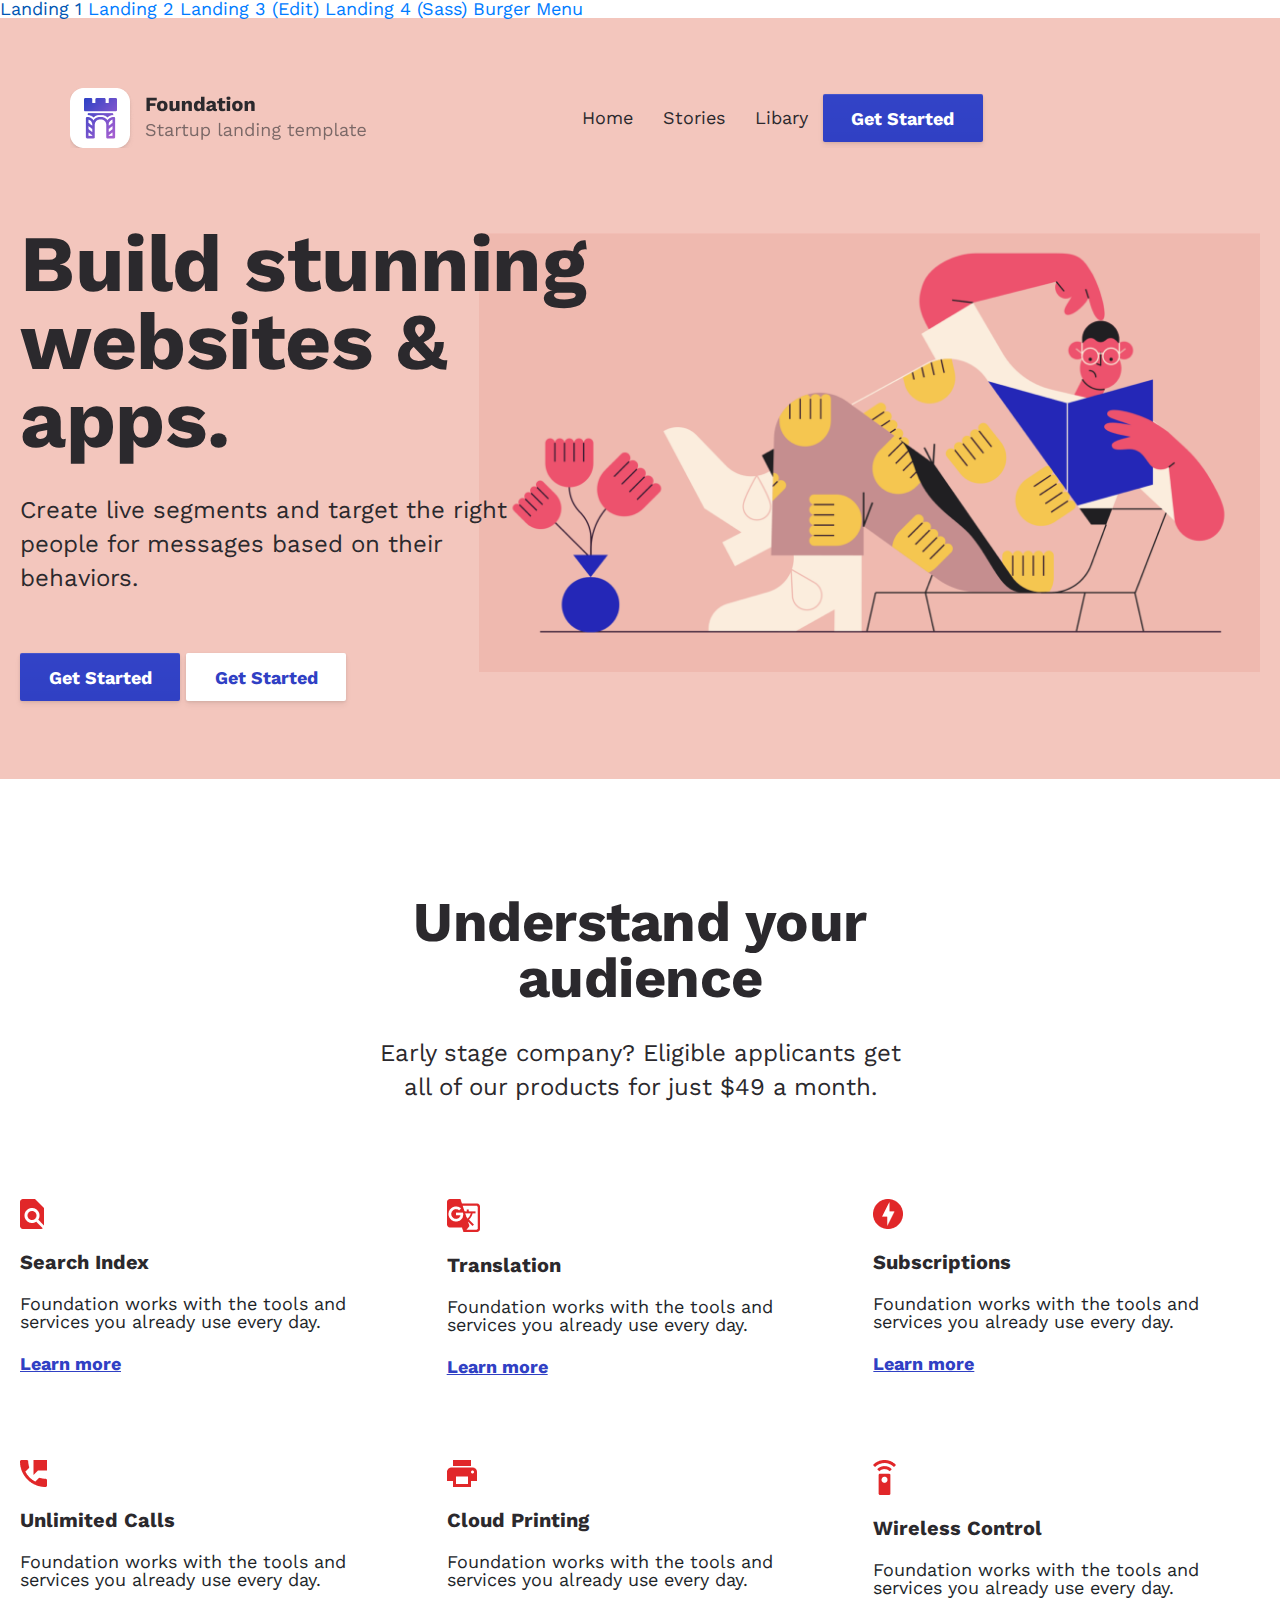
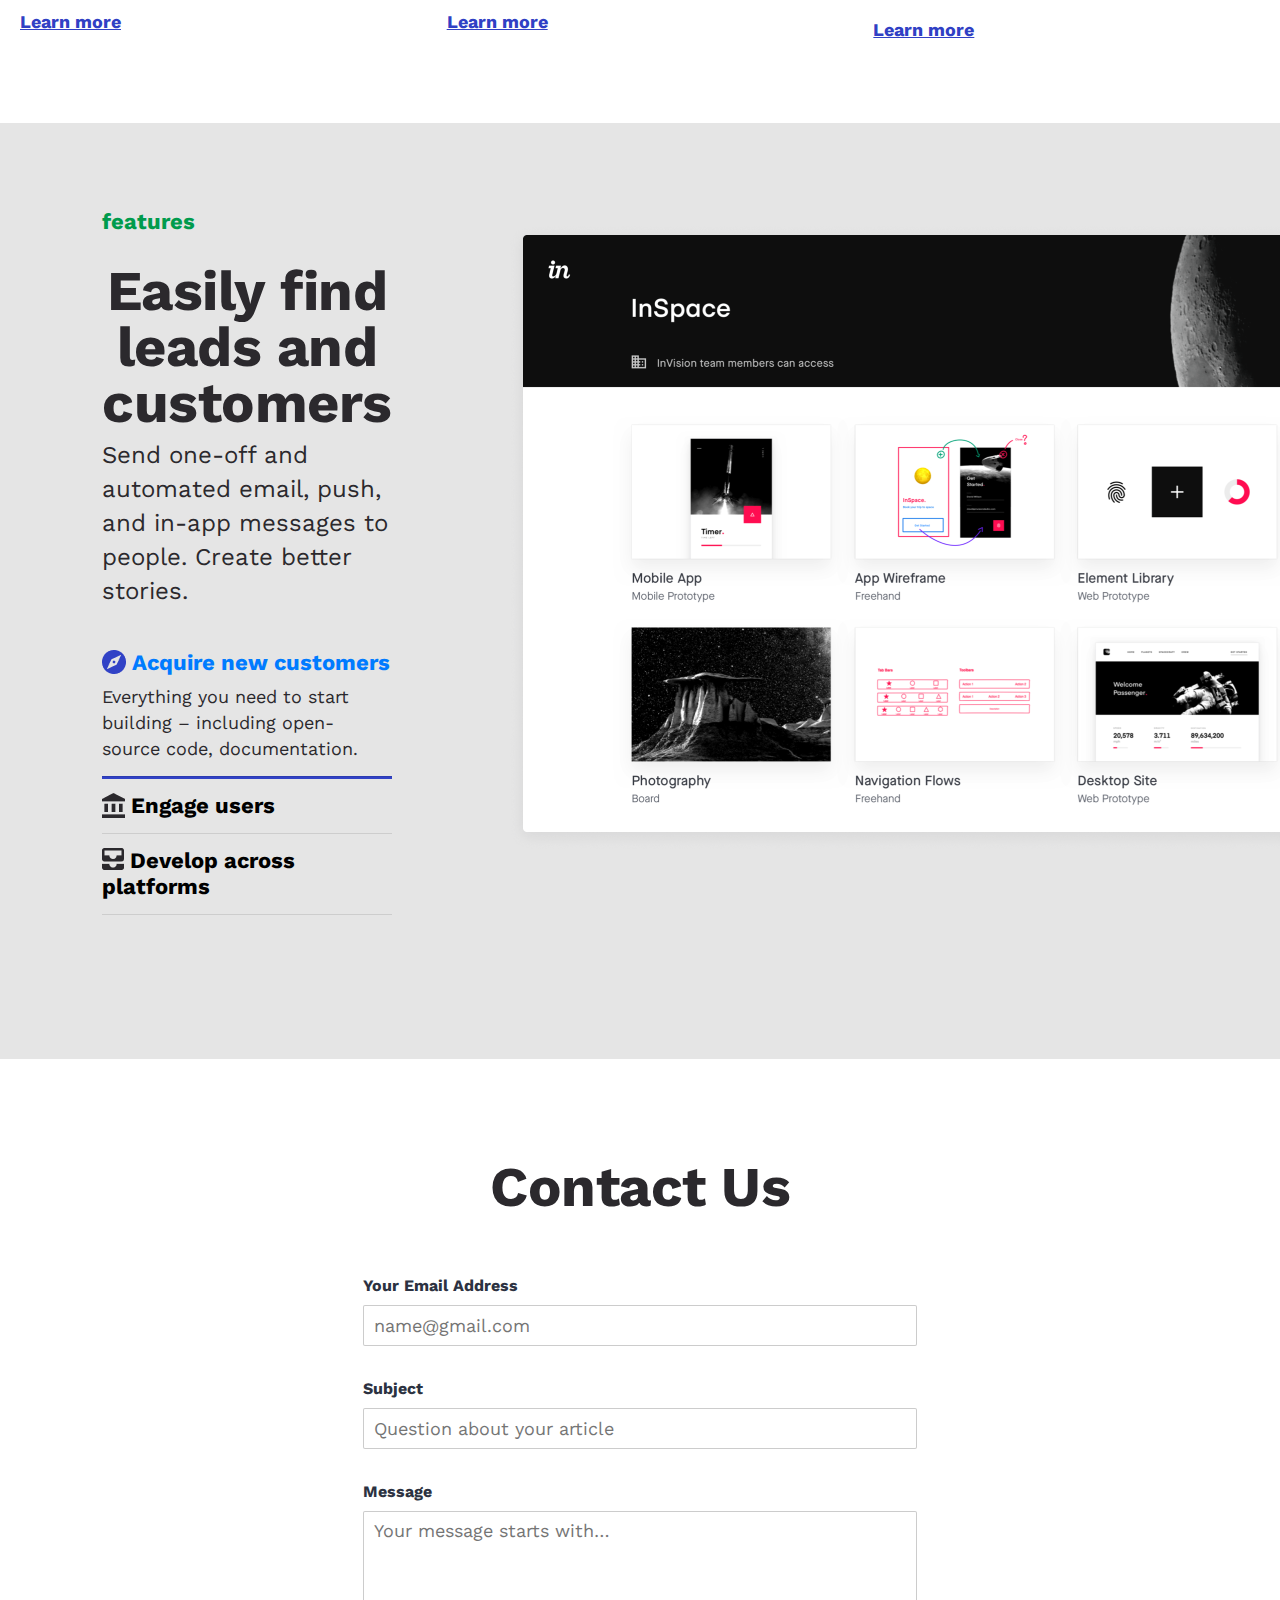
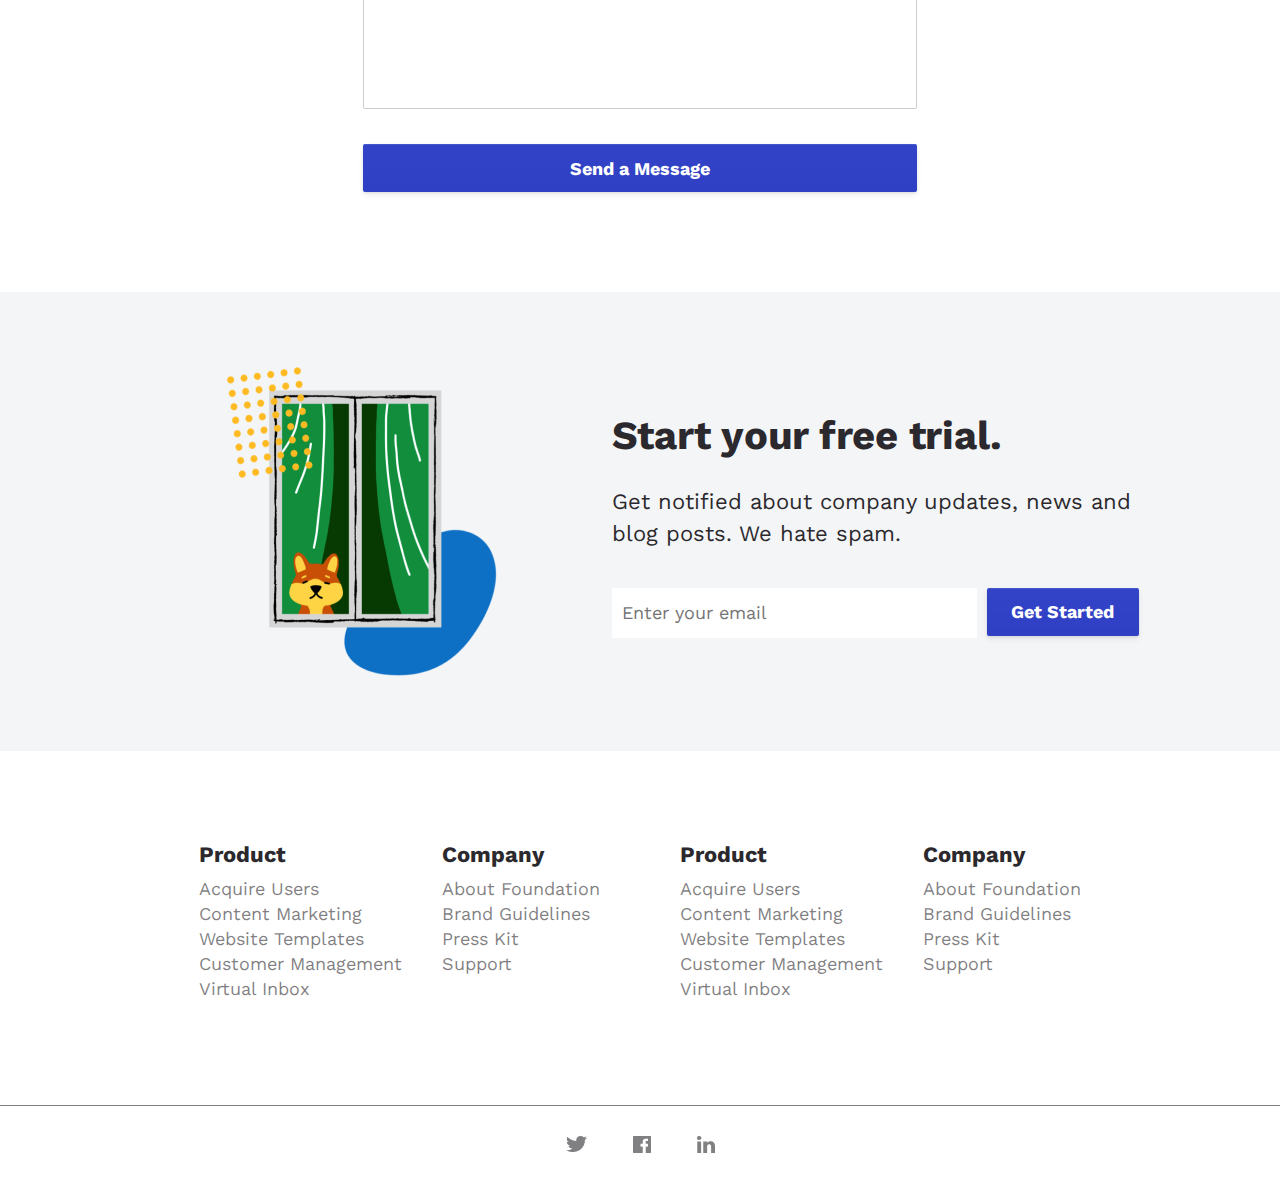
<file: index4.html>
<!DOCTYPE html>
<html lang="en">
<!-- выложить -->
<head>
    <meta charset="UTF-8">
    <meta name="author" content="Tobolich Alexandr">
    <meta name="viewport" content="width=device-width, initial-scale=1.0">
    <title>Document</title>
    <link rel="stylesheet" href="css/bootstrap.css">
    <link rel="stylesheet" href="css/style.css">
    <link
        href="https://fonts.googleapis.com/css2?family=Work+Sans:ital,wght@0,100;0,200;0,300;0,400;0,500;0,531;0,600;0,700;0,800;0,900;1,100;1,200;1,300;1,400;1,500;1,531;1,600;1,700;1,800;1,900&display=swap"
        rel="stylesheet">

</head>

<body>
<div class="sites-navigation">
    <a href="index.html">Landing 1</a>
    <a href="index1.html">Landing 2</a>
    <a href="Landing.html">Landing 3 (Edit)</a>
    <a href="index4.html">Landing 4 (Sass)</a>
    <a href="index5.html">Burger Menu</a>
</div>
    <div class="site">
        <section class="first-screen">
            <div class="first-screen-top">
                <nav>
                    <div class="first-screen-top__logo">
                        <img src="Img3/header/Logo.png" alt="#">
                    </div>
                    <div class="first-screen-top__menu">
                        <ul>
                            <li><a href="#"> Home</a>
                                <ul>
                                    <li><a href="#">Acquire Users</a>
                                        <ul>
                                            <li><a href="#">Engage Customers</a></li>
                                            <li><a href="#">Book Appointments</a>
                                                <ul>
                                                    <li><a href="#">Engage Customers</a></li>
                                                    <li><a href="#">Book Appointments</a></li>
                                                    <li><a href="#">Generate Leads</a></li>
                                                </ul>

                                            </li>
                                            <li><a href="#">Generate Leads</a></li>
                                        </ul>
                                    </li>
                                    <li><a href="#">Engage Customers</a></li>
                                    <li><a href="#">Book Appointments</a></li>
                                    <li><a href="#">Generate Leads</a></li>
                                </ul>
                            </li>
                            <li><a href="#"> Stories</a></li>
                            <li><a href="#"> Libary</a></li>
                        </ul>
                    </div>
                    <button class="first-screen-top__button, button-blue">Get Started</button>

                </nav>
            </div>
            <div class="first-screen-bot">
                <div class="first-screen-bot__block">
                    <h1>Build stunning websites & apps.</h1>

                    <p>Create live segments and target the right people for messages based on their behaviors.</p>

                    <button class="button-blue ">Get Started</button>
                    <button class="button-white">Get Started</button>
                </div>
                <div class="first-screen-bot__img">
                    <img src="Img3/header/ouch.png" alt="#">

                </div>
            </div>
        </section>
        <section class="features">
            <div class="features__tittle">
                <h3 class="tittle">Understand your audience</h3>
                <p>Early stage company? Eligible applicants get all of our products for just $49 a month.</p>
            </div>
            <div class="features__wrapped-block">

                <div class="features__block-1">
                    <div>
                        <img src="Img3/features/Icon1.png" alt="#">
                        <h4>Search Index</h4>
                        <p>Foundation works with the tools and services you already use every day.</p>
                        <a href="#">Learn more</a>
                    </div>
                    <div>
                        <img src="Img3/features/Icon2.png" alt="#">
                        <h4>Translation</h4>
                        <p>Foundation works with the tools and services you already use every day.</p>
                        <a href="#">Learn more</a>
                    </div>
                    <div>
                        <img src="Img3/features/Icon3.png" alt="#">
                        <h4>Subscriptions</h4>
                        <p>Foundation works with the tools and services you already use every day.</p>
                        <a href="#">Learn more</a>
                    </div>
                </div>
                <div class="features__block-2">
                    <div>
                        <img src="Img3/features/Icon4.png" alt="#">
                        <h4>Unlimited Calls</h4>
                        <p>Foundation works with the tools and services you already use every day.</p>
                        <a href="#">Learn more</a>
                    </div>
                    <div>
                        <img src="Img3/features/Icon5.png" alt="#">
                        <h4>Cloud Printing</h4>
                        <p>Foundation works with the tools and services you already use every day.</p>
                        <a href="#">Learn more</a>
                    </div>
                    <div>
                        <img src="Img3/features/Icon6.png" alt="#">
                        <h4>Wireless Control</h4>
                        <p>Foundation works with the tools and services you already use every day.</p>
                        <a href="#">Learn more</a>
                    </div>
                </div>
            </div>
        </section>
        <section class="accordion">
            <div class="accordion__img-girl">
                <img src="Img3/accordion/ouch1.png" alt="#">
            </div>
            <div class="accordion__wrapped-cont">

                <div class="accordion__text">

                    <h5 class="accordion__h5-green">features</h5>
                    <h3 class="tittle">Easily find leads and customers</h3>
                    <p>Send one-off and automated email, push, and in-app messages to people. Create better stories.</p>
                    <div class="accordion__acc">
                        <img src="Img3/accordion/Icon23.png" alt="#">
                        <span><a href="">Acquire new customers</a></span>
                        <p>Everything you need to start building – including open-source code, documentation.</p>
                        <hr class="accordion__line-blue">
                        <img src="Img3/accordion/Icon123.png" alt="#">
                        <span class="accordion__black">Engage users</span>
                        <hr class="accordion__line-gray">
                        <img src="Img3/accordion/Icon321.png" alt="#">
                        <span class="accordion__black">Develop across platforms</span>
                        <hr class="accordion__line-gray">
                    </div>
                </div>
                <div class="accordion__img-invision">
                    <img src="Img3/accordion/Invision Screen.png" alt="#">
                </div>
            </div>
        </section>
        <section class="contact">
            <h3 class="tittle">Contact Us</h3>
            <div>
                <form method="GET" class="contact-form">
                    <h5>Your Email Address</h5>
                    <input required class="contact-form__element" placeholder="name@gmail.com" type="email"
                        name="email">
                    <h5>Subject</h5>
                    <input required class="contact-form__element" placeholder="Question about your article" type="text"
                        name="Subject">
                    <h5>Message</h5>
                    <textarea class="contact-form__message" placeholder="Your message starts with…"
                        name="message"></textarea>
                    <br>
                    <button class="contact-form__button">Send a Message</button>
                </form>
            </div>
        </section>
        <section class="cta">
            <div class="cta__img-window">
                <img src="Img3/cta/ouch3.png" alt="#">
            </div>
            <div class="cta__text">
                <h6>Start your free trial.</h6>
                <p>Get notified about company updates, news and blog posts. We hate spam.</p>
                <form method="GET" class="cta__form">
                    <input placeholder="Enter your email" type="email" name="email">
                    <button class="button-blue">Get Started</button>
                </form>
            </div>
        </section>
        <footer class="footer">
            <div class="footer__wrapped-top">
                <div class="footer__block1">
                    <div>
                        <h6>Product</h6>
                        <ul>
                            <li><a href="">Acquire Users</a></li>
                            <li><a href="">Content Marketing</a></li>
                            <li><a href="">Website Templates</a></li>
                            <li><a href="">Customer Management</a></li>
                            <li><a href="">Virtual Inbox</a></li>
                        </ul>
                    </div>
                    <div>
                        <h6>Company</h6>
                        <ul>
                            <li><a href="">About Foundation</a></li>
                            <li><a href="">Brand Guidelines</a></li>
                            <li><a href="">Press Kit</a></li>
                            <li><a href="">Support</a></li>
                        </ul>
                    </div>
                </div>
                <div class="footer__block2">
                    <div>
                        <h6>Product</h6>
                        <ul>
                            <li><a href="">Acquire Users</a></li>
                            <li><a href="">Content Marketing</a></li>
                            <li><a href="">Website Templates</a></li>
                            <li><a href="">Customer Management</a></li>
                            <li><a href="">Virtual Inbox</a></li>
                        </ul>
                    </div>
                    <div>
                        <h6>Company</h6>
                        <ul>
                            <li><a href="">About Foundation</a></li>
                            <li><a href="">Brand Guidelines</a></li>
                            <li><a href="">Press Kit</a></li>
                            <li><a href="">Support</a></li>
                        </ul>
                    </div>
                </div>
            </div>
            <div class="footer__wrapped-bot">
                <div class="footer__footer-bot">
                    <a href="#"><img src="Img3/footer/icon-twitter.png" alt="#"></a>
                    <a href="#"><img src="Img3/footer/icon-fb.png" alt="#"></a>
                    <a href="#"><img src="Img3/footer/LinkedIn.png" alt="#"></a>
                </div>
            </div>
        </footer>
    </div>
</body>

</html>
</file>
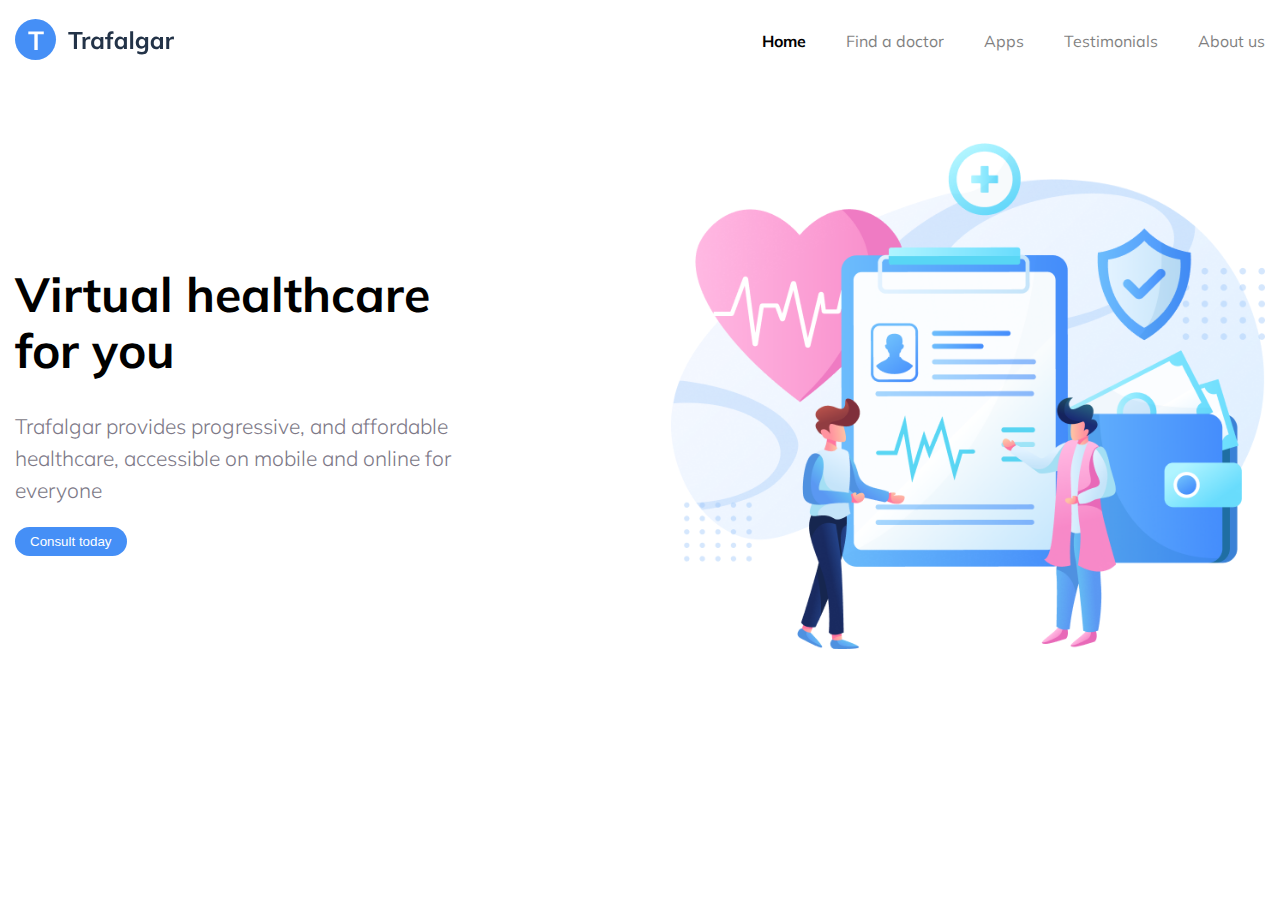
<file: index5.html>
<!DOCTYPE html>
<html lang="en">

<head>
    <meta charset="UTF-8" name="author" content="Maryia" />
    <meta name="viewport" content="width=device-width, initial-scale=1.0">
    <link rel="stylesheet" href="style.css">
    <link href="https://fonts.googleapis.com/css2?family=Mulish:wght@300;400;700&display=swap" rel="stylesheet">
</head>
<body>
    <header>
        <div>
            <img src="img/logo.svg" alt="logo">
        </div>
        <input type="checkbox">
        <div class="burger-menu">
            <span></span>
            <span></span>
            <span></span>
        </div>
        <menu>
           <li class="active">
                Home
           </li>
           <li>
                Find a doctor
           </li>
           <li>
               Apps
           </li>
           <li>
                Testimonials
           </li>
           <li>
               About us
           </li>
        </menu>
    </header>
    <section class="main">
        <div>
            <h1>
                    Virtual healthcare for you
            </h1>
            <p>
                    Trafalgar provides progressive, and affordable 
                    healthcare, accessible on mobile and online 
                    for everyone
            </p>
            <button>
                    Consult today
            </button>
        </div>
        <div>
            <img src="img/trafalgar-header illustration 1.png" alt="">
        </div>
    </section>
</body>
</html>
</file>
<file: css/style.css>
@charset "UTF-8";
/*Обнуление*/
* {
  padding: 0;
  margin: 0;
  border: 0;
}

*,
*:before,
*:after :focus,
:active {
  outline: none;
}

a:focus,
a:active {
  outline: none;
}

nav,
footer,
header,
aside {
  display: block;
}

html,
body {
  height: 100%;
  width: 100%;
  font-size: 100%;
  line-height: 1;
  font-size: 14px;
  -ms-text-size-adjust: 100%;
  -moz-text-size-adjust: 100%;
  -webkit-text-size-adjust: 100%;
}

input,
button,
textarea {
  font-family: inherit;
}

input::-ms-clear {
  display: none;
}

button {
  cursor: pointer;
}

button::-moz-focus-inner {
  padding: 0;
  border: 0;
}

a,
a:visited {
  text-decoration: none;
}

a:hover {
  text-decoration: none;
}

ul li {
  list-style: none;
}

img {
  vertical-align: top;
}

h1,
h2,
h3,
h4,
h5,
h6 {
  font-size: inherit;
  font-weight: 400;
}

/*--------------------*/
body {
  font-family: Work Sans;
  font-size: 18px;
}

.first-screen-bot__img-adap {
  display: none;
}

.button-white {
  font-weight: bold;
  font-size: 18px;
  width: 160px;
  height: 48px;
  color: #3040C4;
  line-height: 13px;
  background: -webkit-gradient(linear, left top, left bottom, from(rgba(255, 255, 255, 0.05)), to(rgba(255, 255, 255, 1e-05))), #FFFFFF;
  background: linear-gradient(180deg, rgba(255, 255, 255, 0.05) 0%, rgba(255, 255, 255, 1e-05) 100%), #FFFFFF;
  background-blend-mode: overlay, normal;
  -webkit-box-shadow: 0px 1px 3px rgba(0, 0, 0, 0.1), 0px 4px 6px rgba(0, 0, 0, 0.05), inset 0px 1px 0px rgba(255, 255, 255, 0.1);
          box-shadow: 0px 1px 3px rgba(0, 0, 0, 0.1), 0px 4px 6px rgba(0, 0, 0, 0.05), inset 0px 1px 0px rgba(255, 255, 255, 0.1);
  border-radius: 2px;
}

.button-white:focus {
  outline: none;
}

.button-blue {
  font-weight: bold;
  font-size: 18px;
  width: 160px;
  height: 48px;
  color: #FFFFFF;
  line-height: 13px;
  background: -webkit-gradient(linear, left top, left bottom, from(rgba(255, 255, 255, 0.05)), to(rgba(255, 255, 255, 1e-05))), #3040C4;
  background: linear-gradient(180deg, rgba(255, 255, 255, 0.05) 0%, rgba(255, 255, 255, 1e-05) 100%), #3040C4;
  background-blend-mode: overlay, normal;
  -webkit-box-shadow: 0px 1px 3px rgba(0, 0, 0, 0.1), 0px 4px 6px rgba(0, 0, 0, 0.05), inset 0px 1px 0px rgba(255, 255, 255, 0.1);
          box-shadow: 0px 1px 3px rgba(0, 0, 0, 0.1), 0px 4px 6px rgba(0, 0, 0, 0.05), inset 0px 1px 0px rgba(255, 255, 255, 0.1);
  border-radius: 2px;
}

.button-blue:focus {
  outline: none;
}

.first-screen {
  max-width: 100%;
  width: 100%;
  background-color: #f3c6bd;
  padding: 20px;
  overflow: hidden;
}

.first-screen-top {
  max-width: 1140px;
  width: 100%;
  margin: 0 auto;
  background-color: #f3c6bd;
}

.first-screen-top nav {
  padding-top: 50px;
  display: -webkit-box;
  display: -ms-flexbox;
  display: flex;
  -webkit-box-align: center;
      -ms-flex-align: center;
          align-items: center;
}

.first-screen-top__logo {
  margin-right: 17.34375%;
}

.first-screen-top__menu ul {
  display: -webkit-box;
  display: -ms-flexbox;
  display: flex;
  margin-bottom: 0;
  -ms-flex-wrap: nowrap;
      flex-wrap: nowrap;
}

.first-screen-top__menu li {
  padding: 15px;
  position: relative;
  display: inline-block;
}

.first-screen-top__menu li ul {
  display: none;
}

.first-screen-top__menu li ul > a {
  font-style: normal;
  font-weight: bold;
  font-size: 22px;
  line-height: 26px;
  color: #2B292D;
  text-align: center;
}

.first-screen-top__menu li:hover > ul {
  width: 230px;
  display: block;
  position: absolute;
  right: -70px;
  background: #FFFFFF;
  -webkit-box-shadow: 0px 13px 18px rgba(0, 0, 0, 0.15), 0px 29px 45px rgba(0, 0, 0, 0.08), 0px 11px 55px rgba(0, 0, 0, 0.07);
          box-shadow: 0px 13px 18px rgba(0, 0, 0, 0.15), 0px 29px 45px rgba(0, 0, 0, 0.08), 0px 11px 55px rgba(0, 0, 0, 0.07);
  border-radius: 8px;
  z-index: 2;
  white-space: wrap;
  padding: 0;
  text-align: center;
  word-spacing: normal;
}

.first-screen-top__menu li:hover > ul > li {
  position: relative;
  padding: 10px 25px;
}

.first-screen-top__menu li:hover > ul > li ul {
  width: 200px;
  height: 230px;
  left: 185px;
  top: 20px;
  background-color: #fff;
}

.first-screen-top__menu li:hover > ul > li ul li > ul {
  width: 200px;
  left: 185px;
  top: -50px;
  background-color: #fff;
}

.first-screen-top__menu li:hover > ul a {
  width: 100%;
  font-weight: bold;
  font-size: 22px;
  line-height: 26px;
  color: #2B292D;
}

.first-screen-top__menu li:hover > ul a:hover {
  color: #009B4D;
}

.first-screen-top__menu a {
  color: #2B292D;
}

.first-screen-top__menu a:hover {
  text-decoration: none;
  font-weight: bold;
  font-size: 18px;
}

.first-screen-top__button {
  margin-left: 6.57895%;
  font-weight: bold;
  font-size: 18px;
  width: 160px;
  height: 48px;
  color: #3040C4;
  line-height: 13px;
  background: -webkit-gradient(linear, left top, left bottom, from(rgba(255, 255, 255, 0.05)), to(rgba(255, 255, 255, 1e-05))), #FFFFFF;
  background: linear-gradient(180deg, rgba(255, 255, 255, 0.05) 0%, rgba(255, 255, 255, 1e-05) 100%), #FFFFFF;
  background-blend-mode: overlay, normal;
  -webkit-box-shadow: 0px 1px 3px rgba(0, 0, 0, 0.1), 0px 4px 6px rgba(0, 0, 0, 0.05), inset 0px 1px 0px rgba(255, 255, 255, 0.1);
          box-shadow: 0px 1px 3px rgba(0, 0, 0, 0.1), 0px 4px 6px rgba(0, 0, 0, 0.05), inset 0px 1px 0px rgba(255, 255, 255, 0.1);
  border-radius: 2px;
}

.first-screen-bot {
  display: -webkit-box;
  display: -ms-flexbox;
  display: flex;
  position: relative;
  padding-top: 77px;
  padding-bottom: 58px;
  -ms-flex-wrap: wrap;
      flex-wrap: wrap;
  max-width: 1280px;
  width: 100%;
  margin: 0 auto;
  background-color: #f3c6bd;
}

.first-screen-bot__block {
  position: relative;
  width: 50%;
  z-index: 1;
  margin-right: -13%;
}

.first-screen-bot__block h1 {
  font-weight: bold;
  font-size: 80px;
  line-height: 78px;
  letter-spacing: -0.5px;
  color: #2B292D;
}

.first-screen-bot__block p {
  width: 80%;
  font-size: 24px;
  line-height: 34px;
  color: #2B292D;
  margin-top: 34px;
  margin-bottom: 58px;
}

.first-screen-bot__img {
  position: relative;
  width: 63%;
  vertical-align: middle;
}

.first-screen-bot__img img {
  margin-top: 1%;
  width: 100%;
}

.features {
  max-width: 1280px;
  width: 100%;
  margin: 0 auto;
  background-color: #fff;
}

.features__tittle {
  width: 555px;
  text-align: center;
  margin: 0 auto;
  padding: 15px;
}

.features__tittle p {
  margin-top: 30px;
  margin-bottom: 80px;
  font-weight: normal;
  font-size: 24px;
  line-height: 34px;
  text-align: center;
  color: #2B292D;
}

.features__block-1, .features__block-2 {
  display: -webkit-box;
  display: -ms-flexbox;
  display: flex;
  margin-bottom: 80px;
  text-align: left;
  -webkit-box-pack: center;
      -ms-flex-pack: center;
          justify-content: center;
}

.features__block-1 div, .features__block-2 div {
  padding: 0 20px;
}

.features__block-1 img, .features__block-2 img {
  margin-bottom: 20px;
}

.features__block-1 h4, .features__block-2 h4 {
  font-weight: bold;
  font-size: 20px;
  line-height: 26px;
  color: #2B292D;
  margin-bottom: 20px;
}

.features__block-1 p, .features__block-2 p {
  margin-bottom: 20px;
}

.features__block-1 a, .features__block-2 a {
  text-decoration: underline;
  font-weight: bold;
  line-height: 26px;
  color: #3040C4;
}

.tittle {
  margin-top: 100px;
  font-weight: bold;
  font-size: 56px;
  line-height: 56px;
  text-align: center;
  letter-spacing: -0.5px;
  color: #2B292D;
}

.accordion {
  position: relative;
  display: -webkit-box;
  display: -ms-flexbox;
  display: flex;
  background-color: #E5E5E5;
}

.accordion__img-girl {
  position: absolute;
  top: 220px;
}

.accordion__wrapped-cont {
  display: -webkit-box;
  display: -ms-flexbox;
  display: flex;
  position: relative;
  -webkit-box-pack: center;
      -ms-flex-pack: center;
          justify-content: center;
  max-width: 1280px;
  width: 100%;
  margin: 0 auto;
  background-color: #E5E5E5;
}

.accordion__text {
  position: relative;
  max-width: 460px;
  width: 30%;
  margin-top: 82px;
  margin-left: 8%;
  margin-right: 9%;
  margin-bottom: 130px;
}

.accordion__text > p {
  font-size: 24px;
  line-height: 34px;
  color: #2B292D;
}

.accordion__acc {
  margin-top: 42px;
}

.accordion__acc span {
  font-weight: bold;
  font-size: 22px;
  line-height: 26px;
  color: black;
}

.accordion__acc p {
  margin-top: 8px;
  font-size: 18px;
  line-height: 26px;
  color: #2B292D;
}

.accordion__h5-green {
  font-weight: bold;
  font-size: 22px;
  line-height: 34px;
  color: #009B4D;
  margin-bottom: 24px;
}

.accordion h3 {
  margin-top: 24px;
}

.accordion__line-blue {
  height: 2px;
  background-color: #3142C6;
}

.accordion__img-invision {
  padding: 100px 0;
  overflow: hidden;
}

.contact {
  max-width: 554px;
  width: 100%;
  margin: 0 auto;
  background-color: #fff;
}

.contact h3 {
  margin-bottom: 60px;
}

.contact-form {
  text-align: center;
}

.contact-form h5 {
  font-weight: bold;
  font-size: 16px;
  line-height: 22px;
  color: #2C3241;
  text-align: left;
  margin-bottom: 8px;
}

.contact-form__element {
  width: 554px;
  height: 41px;
  padding-left: 10px;
  border: 1px solid rgba(0, 0, 0, 0.2);
  -webkit-box-shadow: inset 0px 1px 0px rgba(255, 255, 255, 0.1);
          box-shadow: inset 0px 1px 0px rgba(255, 255, 255, 0.1);
  border-radius: 2px;
  margin-bottom: 32px;
}

.contact-form__element:focus {
  border: none;
  outline: 0.3px solid #000000;
}

.contact-form__message {
  width: 554px;
  height: 198px;
  padding: 10px;
  border: 1px solid rgba(0, 0, 0, 0.2);
  -webkit-box-shadow: inset 0px 1px 0px #ffffff1a;
          box-shadow: inset 0px 1px 0px #ffffff1a;
  border-radius: 2px;
  margin-bottom: 32px;
  resize: none;
}

.contact-form__message:focus {
  border: none;
  outline: 0.3px solid #000000;
}

.contact-form__button {
  width: 554px;
  height: 48px;
  background: -webkit-gradient(linear, left top, left bottom, from(rgba(255, 255, 255, 0.05)), to(rgba(255, 255, 255, 1e-05))), #3040C4;
  background: linear-gradient(180deg, rgba(255, 255, 255, 0.05) 0%, rgba(255, 255, 255, 1e-05) 100%), #3040C4;
  background-blend-mode: overlay, normal;
  -webkit-box-shadow: 0px 1px 3px rgba(0, 0, 0, 0.1), 0px 4px 6px rgba(0, 0, 0, 0.05), inset 0px 1px 0px rgba(255, 255, 255, 0.1);
          box-shadow: 0px 1px 3px rgba(0, 0, 0, 0.1), 0px 4px 6px rgba(0, 0, 0, 0.05), inset 0px 1px 0px rgba(255, 255, 255, 0.1);
  border-radius: 2px;
  font-weight: bold;
  font-size: 18px;
  line-height: 13px;
  text-align: center;
  color: #FFFFFF;
  margin: 0 auto;
  margin-bottom: 100px;
}

.contact-form__button:focus {
  outline: none;
}

.cta {
  display: -webkit-box;
  display: -ms-flexbox;
  display: flex;
  -webkit-box-pack: center;
      -ms-flex-pack: center;
          justify-content: center;
  -webkit-box-align: center;
      -ms-flex-align: center;
          align-items: center;
  background-color: #F4F5F7;
}

.cta__img-window {
  margin: 75px 100px;
}

.cta__text {
  padding: 15px;
  width: 557px;
}

.cta__text h6 {
  font-weight: bold;
  font-size: 40px;
  line-height: 40px;
  letter-spacing: -0.25px;
  color: #2B292D;
  margin-bottom: 10px;
  padding: 10px 0;
}

.cta__text p {
  font-size: 22px;
  line-height: 32px;
  color: #2B292D;
  padding: 10px 0;
  margin-bottom: 28px;
}

.cta__form {
  display: -webkit-box;
  display: -ms-flexbox;
  display: flex;
}

.cta__form input {
  padding: 10px;
  width: 385px;
  height: 50px;
  margin-right: 10px;
}

.cta__form input:focus {
  border: none;
  outline: 0.3px solid #000000;
  border-radius: 2px;
}

.footer {
  max-width: 1280px;
  width: 100%;
  margin: 0 auto;
  background-color: #fff;
}

.footer__wrapped-top {
  display: -webkit-box;
  display: -ms-flexbox;
  display: flex;
  -webkit-box-pack: center;
      -ms-flex-pack: center;
          justify-content: center;
  margin: 50px 0;
}

.footer__wrapped-top h6 {
  font-weight: bold;
  font-size: 22px;
  line-height: 28px;
  color: #2B292D;
}

.footer__wrapped-top a {
  font-size: 18px;
  line-height: 25px;
  color: rgba(43, 41, 45, 0.6);
}

.footer__wrapped-top div {
  padding: 20px;
}

.footer__block1 {
  display: -webkit-box;
  display: -ms-flexbox;
  display: flex;
}

.footer__block2 {
  display: -webkit-box;
  display: -ms-flexbox;
  display: flex;
}

.footer__wrapped-bot {
  display: -webkit-box;
  display: -ms-flexbox;
  display: flex;
  -webkit-box-pack: center;
      -ms-flex-pack: center;
          justify-content: center;
  border-top: 1px solid gray;
  padding: 10px;
}

.footer__footer-bot img {
  display: inline-block;
  padding: 20px;
}

@media screen and (max-width: 1190px) {
  .first-screen-bot h1 {
    width: 80%;
  }
  .first-screen-bot__block p {
    width: 40%;
  }
  .first-screen-bot__img {
    position: absolute;
    bottom: -10px;
    right: 20px;
    margin-top: 3%;
    width: 60%;
  }
  .first-screen-bot__img img {
    width: 100%;
  }
  .first-screen-bot__block {
    width: 100%;
  }
  .first-screen-bot__block p {
    width: 50%;
  }
  .first-screen-bot__block p {
    width: 40%;
  }
}

@media screen and (max-width: 1090px) {
  .first-screen-bot h1 {
    width: 90%;
  }
  .first-screen-bot__img {
    position: absolute;
    bottom: 50px;
    right: 20px;
    margin-top: 3%;
  }
  .first-screen-bot__img img {
    width: 60%;
  }
  .first-screen-bot__block {
    width: 100%;
  }
  .first-screen-bot__block p {
    width: 50%;
  }
}

@media screen and (max-width: 1090px) {
  .first-screen-bot h1 {
    width: 100%;
  }
  .first-screen-bot__img {
    position: absolute;
    bottom: 50px;
    right: -206px;
    margin-top: 3%;
    width: 80%;
  }
  .first-screen-bot__img img {
    width: 70%;
  }
  .first-screen-bot__block {
    width: 100%;
  }
  .first-screen-bot__block p {
    width: 40%;
  }
}

@media screen and (max-width: 1024px) {
  .cta__form input {
    width: 230px;
  }
  .first-screen {
    padding: 44px;
  }
  .first-screen-bot__img {
    position: absolute;
    bottom: 10px;
    right: -190px;
    margin-top: 3%;
  }
  .first-screen-bot__block {
    width: 100%;
  }
  .first-screen-bot__block p {
    width: 60%;
  }
  .features__wrapped-block {
    display: -webkit-box;
    display: -ms-flexbox;
    display: flex;
    padding: 44px;
  }
  .features__block-1, .features__block-2 {
    display: -webkit-box;
    display: -ms-flexbox;
    display: flex;
    -webkit-box-orient: vertical;
    -webkit-box-direction: normal;
        -ms-flex-direction: column;
            flex-direction: column;
  }
  .features__block-1 div, .features__block-2 div {
    margin-bottom: 100px;
  }
  .accordion__img-girl {
    display: none;
  }
  .cta__img-window {
    margin: 0px 40px;
  }
  .footer__block2 {
    display: none;
  }
}

@media screen and (max-width: 768px) {
  .features__tittle {
    width: 100%;
    max-width: 768px;
  }
  .contact-form {
    padding: 0 10px;
  }
  .first-screen-top__logo {
    margin-right: 1%;
  }
  nav button {
    display: none;
  }
  .first-screen-bot h1 {
    width: 100%;
  }
  .first-screen-bot__img {
    position: absolute;
    bottom: -55px;
    right: -170px;
    margin-top: 3%;
    width: 80%;
  }
  .first-screen-bot__img img {
    z-index: 0;
    width: 70%;
  }
  .features__wrapped-block {
    display: block;
    padding: 44px;
  }
  .features__block-1, .features__block-2 {
    display: -webkit-box;
    display: -ms-flexbox;
    display: flex;
    -webkit-box-orient: vertical;
    -webkit-box-direction: normal;
        -ms-flex-direction: column;
            flex-direction: column;
    -webkit-box-pack: center;
        -ms-flex-pack: center;
            justify-content: center;
  }
  .features__block-1 div, .features__block-2 div {
    text-align: left;
    margin: 0 auto;
    margin-bottom: 100px;
    width: 360px;
  }
  .accordion__img-invision {
    display: none;
  }
  .accordion__text {
    width: 60%;
  }
  .contact {
    max-width: 454px;
    width: 100%;
    margin: 0 auto;
    background-color: #fff;
  }
  .contact-form__element {
    width: 454px;
    height: 41px;
  }
  .contact-form__message {
    width: 454px;
    height: 198px;
  }
  .contact-form__button {
    width: 454px;
    height: 48px;
  }
  .cta {
    padding: 10px;
  }
  .cta__img-window {
    display: none;
  }
}

@media screen and (max-width: 320px) {
  .cta__form input {
    margin-bottom: 20px;
  }
  .features__block-1 div, .features__block-2 div, .button-blue, .cta__form input {
    width: 100%;
    max-width: 320px;
}
  .cta__form {
    flex-direction: column;
}
  .contact-form__element, .contact-form__message, .contact-form__button {
    width: 100%;
    max-width: 400px;
  }
  nav {
    -webkit-box-orient: vertical;
    -webkit-box-direction: normal;
        -ms-flex-direction: column;
            flex-direction: column;
    padding: 20px;
    max-width: 256;
    width: 100%;
    margin: 0 auto;
    background-color: #EFB9AF 0.1 0;
  }
  .first-screen-bot h1 {
    font-weight: bold;
    font-size: 36px;
    line-height: 36px;
    letter-spacing: -0.5px;
    color: #2B292D;
  }
  .first-screen-bot__img {
    display: none;
  }
  .first-screen-bot__block p {
    width: 100%;
  }
  .first-screen-bot__block > button:not(:last-child) {
    margin-bottom: 18px;
  }
  .features h3 {
    font-family: Work Sans;
    font-weight: bold;
    font-size: 36px;
    line-height: 36px;
    text-align: center;
    letter-spacing: -0.5px;
    color: #2B292D;
  }
  .features__tittle {
    width: 275px;
  }
  .features__block-1 {
    margin-bottom: 0px;
  }

  .features__wrapped-block {
    display: block;
    padding: 0px;
  }
  /* text-align: le; */
  .tittle {
    font-weight: bold;
    font-size: 36px;
    line-height: 36px;
    text-align: center;
    letter-spacing: -0.5px;
    color: #2B292D;
    width: 270px;
  }
  .accordion {
    max-width: 256;
    width: 100%;
    margin: 0 auto;
    background-color: #EFB9AF 0.1 0;
  }
  .accordion__text {
    width: 95%;
  }
  /* max-width: 256;
  width: 100%;
  margin: 0 auto;
  background-color: #EFB9AF 0.1 0; */
}
.features__block-1 div, .features__block-2 div {
  transition: .5s linear;
}
.features__block-1 div:hover, .features__block-2 div:hover {
  background-color: #f3c6bd61;
  transform: scale(1.1)
}

button, .cta__img-window img {
  transition: .5s;
}

button:hover {
opacity: 80%;
}

.cta__img-window img:hover {
  transform: rotate(360deg)
}

.first-screen-bot__block h1 {
  animation: letterSpacing 5s;
}

@keyframes letterSpacing {
  0% {
    letter-spacing: -11.5px;
  }

  70% {
    letter-spacing: 4.5px;
  }

  100% {
    letter-spacing: -0.5px;
  }
}
</file>
<file: style.css>
.container, header, .main {
  max-width: 1280px;
  width: 100%;
  margin: 0 auto;
  padding: 15px;
  box-sizing: border-box;
}

body {
  font-family: 'Mulish', sans-serif;
  margin: 0;
  overflow-x: hidden;
  min-height: 100vh;
}

body menu {
  display: -ms-grid;
  display: grid;
  grid-auto-flow: column;
  -webkit-box-pack: right;
      -ms-flex-pack: right;
          justify-content: right;
  -webkit-column-gap: 40px;
          column-gap: 40px;
}

@media (max-width: 768px) {
  body menu {
    visibility: hidden;
    z-index: 2;
  }
}

body menu li {
  list-style-type: none;
  white-space: nowrap;
}

body menu li:not(.active) {
  opacity: 0.5;
}

body menu li.active {
  font-weight: bold;
}

header {
  position: relative;
  display: -ms-grid;
  display: grid;
  -ms-grid-columns: 1fr 2fr;
      grid-template-columns: 1fr 2fr;
  -webkit-box-align: center;
      -ms-flex-align: center;
          align-items: center;
}

header input, header .burger-menu {
  right: 15px;
  top: 15px;
  cursor: pointer;
}

header input {
  z-index: 4;
  opacity: 0;
  position: absolute;
  width: 50px;
  height: 50px;
}

header .burger-menu {
  z-index: 3;
  display: none;
}

@media (max-width: 768px) {
  .main {
    overflow-x: hidden;
    height: -webkit-fill-available;
  }
  .main > div:last-child {
    position: relative;
    height: 100%;
  }
  .main > div:last-child img {
    position: absolute;
    height: 100%;
    width: auto;
  }
  header {
    -ms-grid-columns: 1fr 6fr;
        grid-template-columns: 1fr 6fr;
  }
  header menu {
    grid-auto-flow: row;
    row-gap: 15px;
    font-size: 14px;
    position: fixed;
    height: 100vh;
    top: -25px;
    -webkit-box-align: center;
        -ms-flex-align: center;
            align-items: center;
        align-content: start;
    padding-top: 100px;
    padding-right: 30px;
    background-color: white;
    -webkit-box-shadow: 0px 4px 4px rgba(0, 0, 0, 0.25);
            box-shadow: 0px 4px 4px rgba(0, 0, 0, 0.25);
    right: -30vw;
    -webkit-transition: .5s linear;
    transition: .5s linear;
    width: 30vw;
    justify-content: start;
  }
  header input[type=checkbox]:checked ~ menu {
    display: -ms-grid;
    display: grid;
    visibility: visible;
    right: 0;
  }
  header input[type=checkbox]:checked ~ .burger-menu, header input[type=checkbox]:checked {
    position: fixed;
  }
  header input[type=checkbox]:checked ~ .burger-menu span:first-child {
    top: 15px;
    -webkit-transform: rotate(45deg);
            transform: rotate(45deg);
  }
  header input[type=checkbox]:checked ~ .burger-menu span:nth-child(2) {
    top: 15px;
    -webkit-transform: rotate(-45deg);
            transform: rotate(-45deg);
  }
  header input[type=checkbox]:checked ~ .burger-menu span:last-child {
    opacity: 0;
  }
  header .burger-menu {
    display: block;
    position: absolute;
    width: 50px;
  }
  header .burger-menu span {
    position: absolute;
    width: 100%;
    height: 7px;
    background-color: #458FF6;
    -webkit-transition: 1s ease-in-out;
    transition: 1s ease-in-out;
    -webkit-transform: none;
            transform: none;
  }
  header .burger-menu span:first-child {
    top: 0;
  }
  header .burger-menu span:nth-child(2) {
    top: 15px;
  }
  header .burger-menu span:last-child {
    top: 30px;
  }
}

.main {
  display: -ms-grid;
  display: grid;
  grid-template-columns: repeat(2, 1fr);
  -webkit-box-align: center;
      -ms-flex-align: center;
          align-items: center;
  -webkit-column-gap: 5%;
          column-gap: 5%;
  margin-top: 40px;
}

.main > div:first-child {
  max-width: 480px;
}
.main h1 {
  font-weight: bold;
  font-size: 48px;
  line-height: 56px;
  color: #000000;
}

.main p {
  font-weight: 300;
  font-size: 21px;
  line-height: 32px;
  color: #7D7987;
}

.main img {
  width: 100%;
}

.main button {
  background-color: #458FF6;
  border-radius: 55px;
  padding: 7px 15px;
  color: white;
  border: none;
}
/*# sourceMappingURL=style.css.map */
</file>
